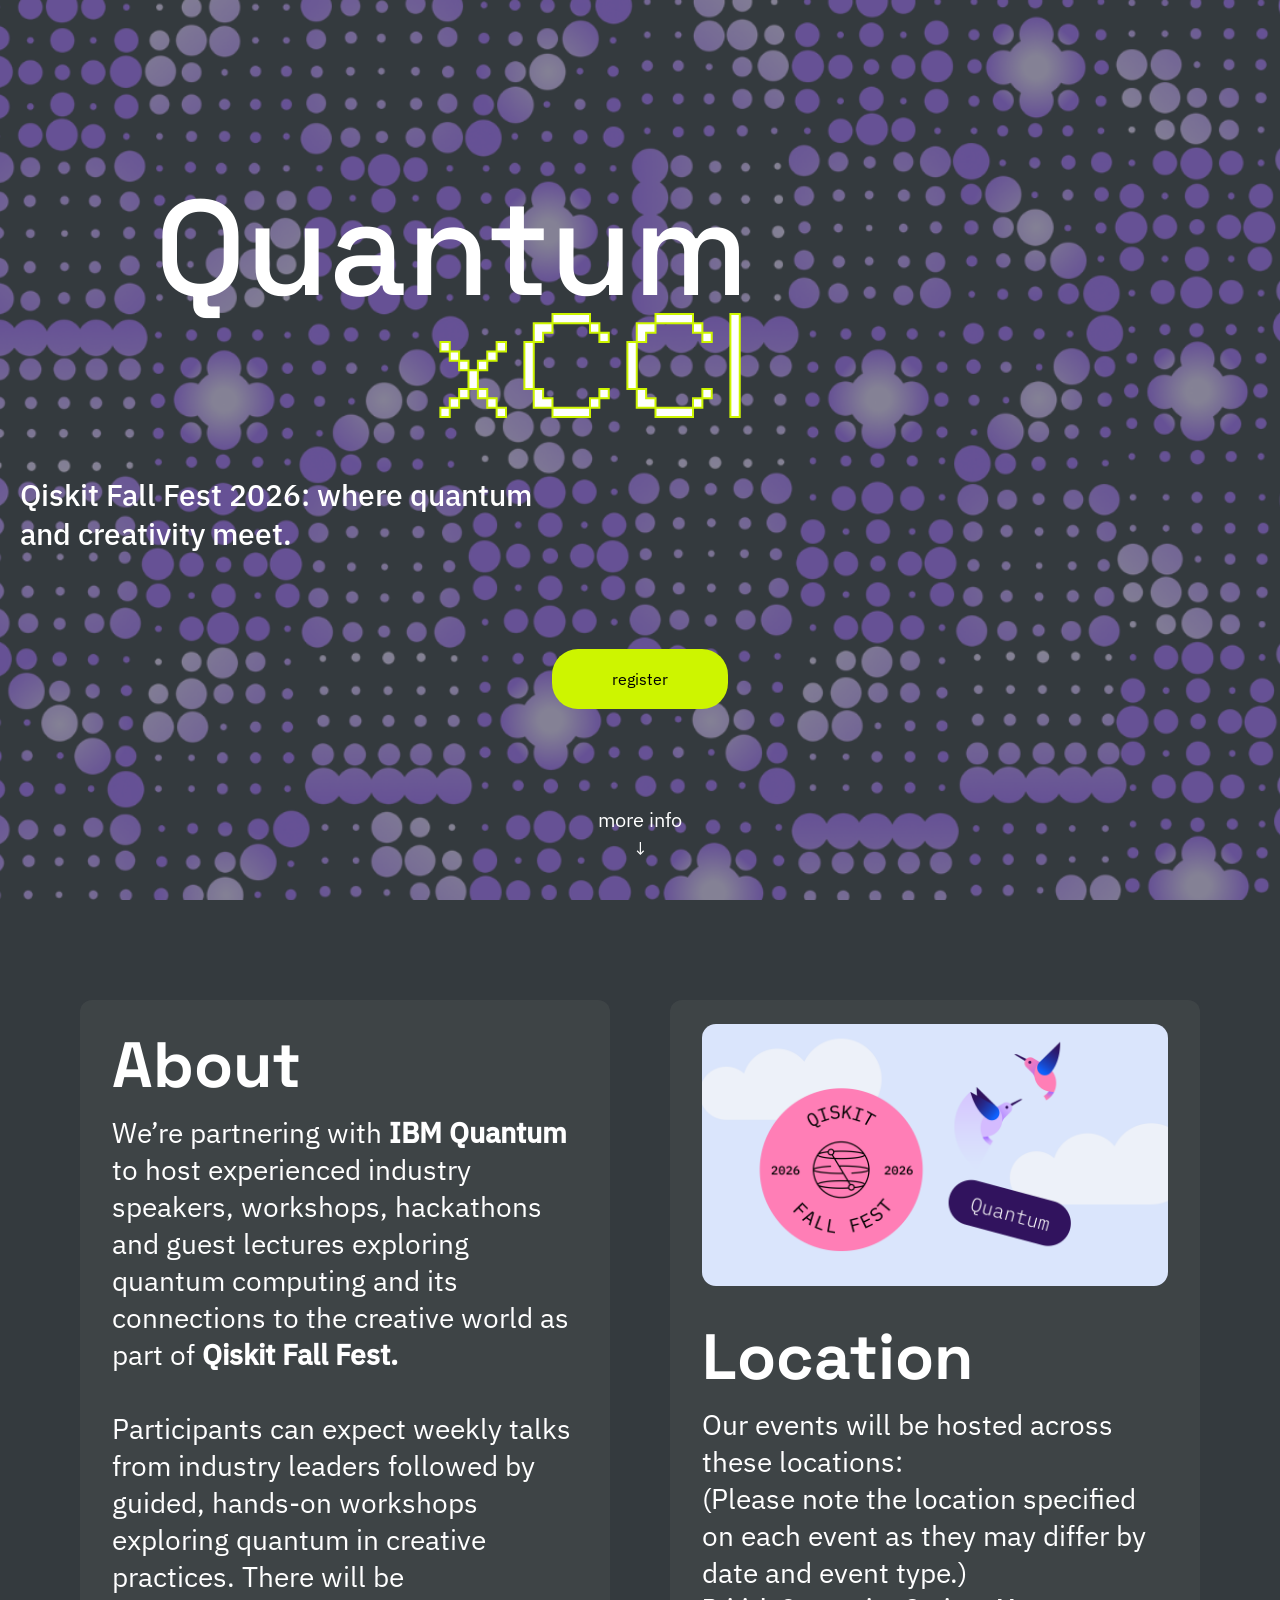
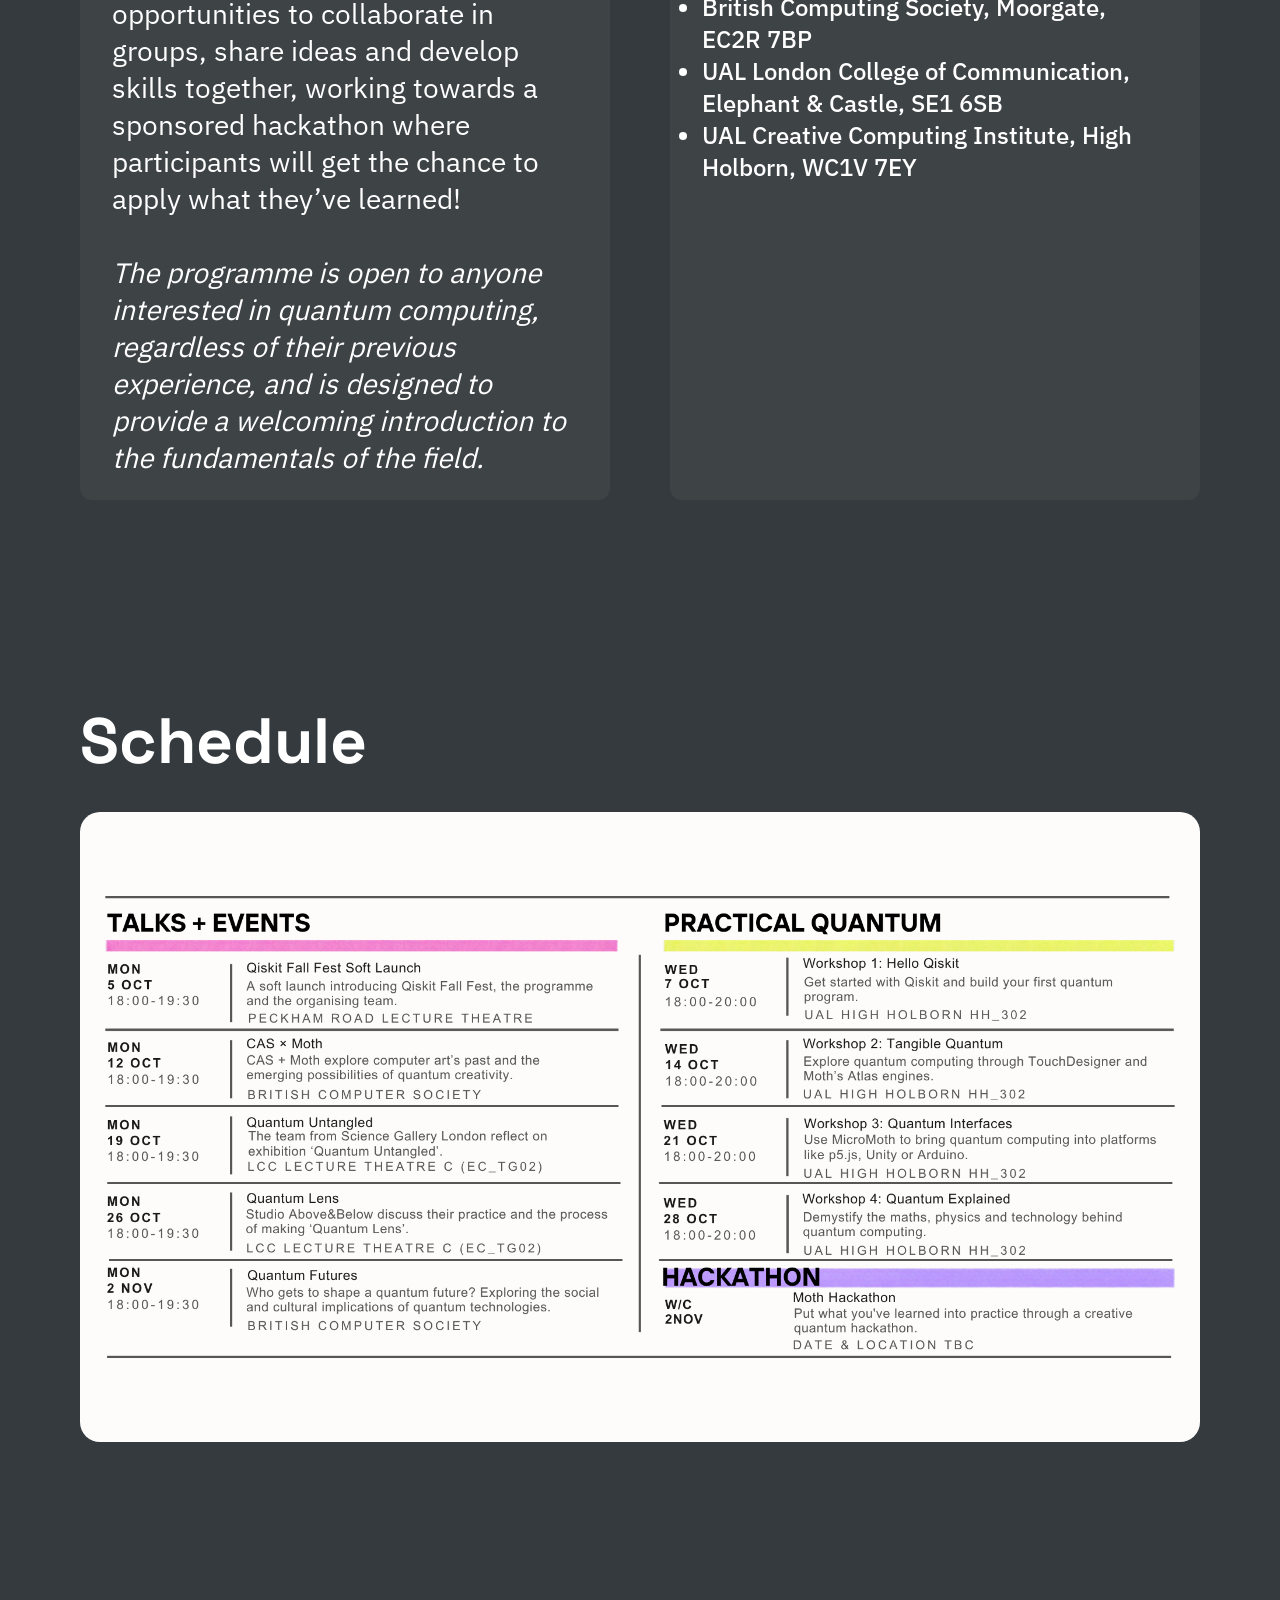
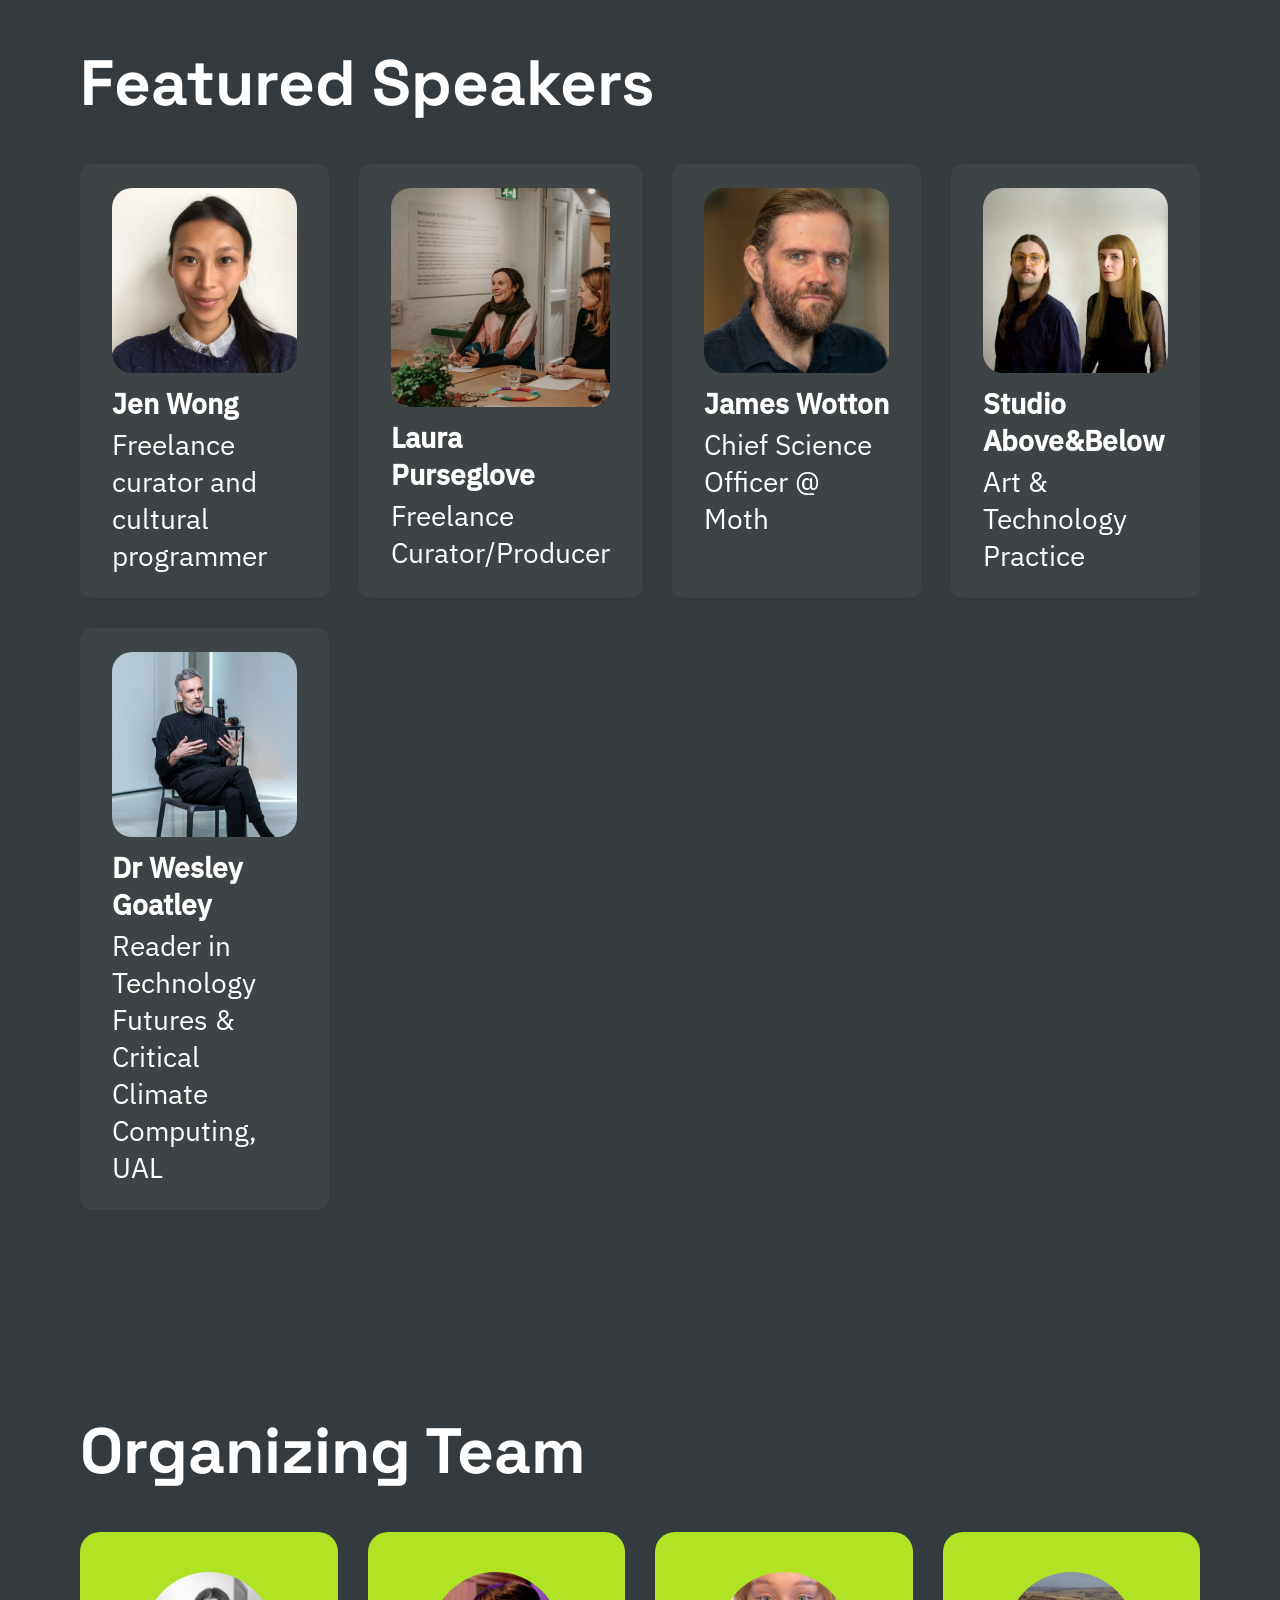
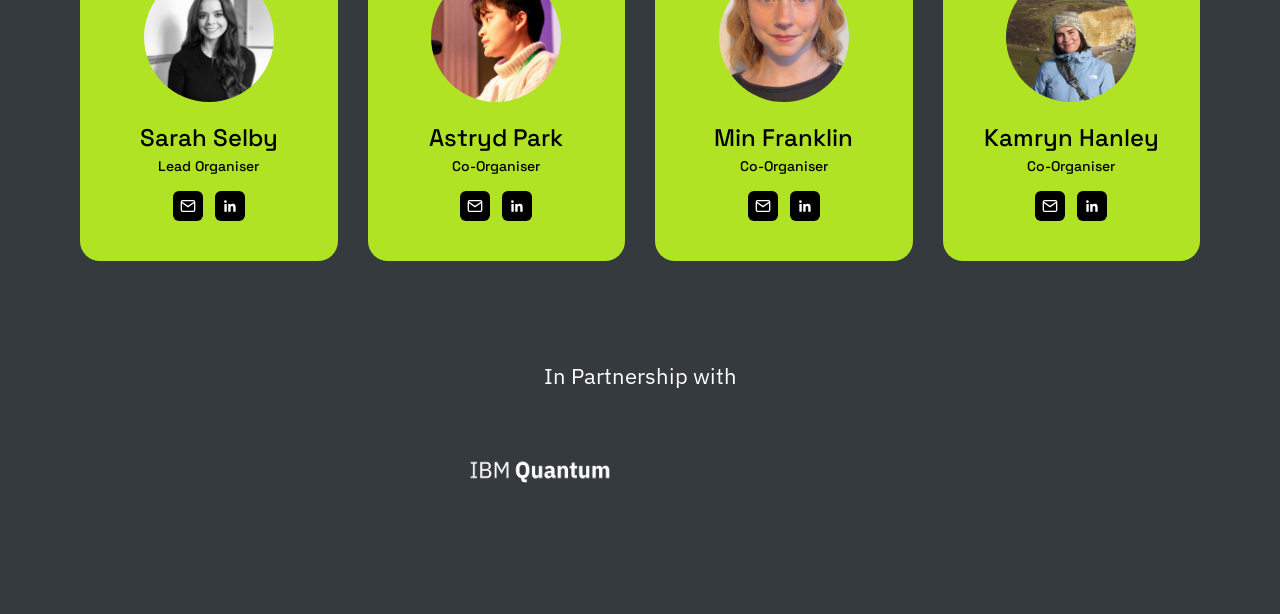
<file: index.html>
<!DOCTYPE html>
<html lang="en">
    <head>
        <meta charset="UTF-8" />
        <title>Qiskit Fall Fest @ CCI</title>
        <link rel="stylesheet" href="style.css" />
    </head>
        <body>
            <!-- comment test for github issues 08/10 -->
            <!-- Landing Page/title section ---------->
            <div class="background-wrapper"></div>
            <div class="page">
                <div class="content" id="title-page">
                    <div class=""title-row">
                        <h1>Quantum</h1>
                        <h2>xCCI</h2>
                    </div>  
                    <p class="subtext">Qiskit Fall Fest 2026: where quantum and creativity meet.</p>
                </div>
                <a href="links-page.html" class="register-btn">register</a>
                <a href="#more-info" class="more-info">
                    <span>more info</span>
                    <span class="arrow">&#8595;</span>
                </a>
            </div>

            <!-- About and Location Sections -------------------------->
            <section id="more-info" class="about-section">
                <div class="about-col">
                    <h4>About</h4>
                    <p class="section-subtext">We’re partnering with <b>IBM Quantum</b> to host  experienced industry speakers, workshops, hackathons and guest lectures exploring quantum computing
                         and its connections to the creative world as part of <b>Qiskit Fall Fest.</b>
                        <br>
                        <br>
                         Participants can expect weekly talks from industry leaders followed by guided, hands-on workshops exploring quantum in creative practices. There will be opportunities to collaborate in groups, 
                         share ideas and develop skills together, working towards a sponsored hackathon where participants will get the chance to apply what they’ve learned!
                         <br>
                         <br>
                         <i>The programme is open to anyone interested in quantum computing, regardless of their previous experience, and is designed to provide a welcoming introduction to the fundamentals of the field.</i>
                        </p>
                         
                </div>
                <div class="location-col">
                    <div class="image-qiskit">
                        <img src="assets/fall-fest.png" alt="Qiskit Fall Fest Graphic" />
                    </div>
                    <h4>Location</h4>
                    <p class="section-subtext">
                        Our events will be hosted across these locations:
                        <br>
                        (Please note the location specified on each event as they may differ by date and event type.)
                        <br>
                        <ul>
                            <li>British Computing Society, Moorgate, EC2R 7BP</li>
                            <li>UAL London College of Communication, Elephant & Castle, SE1 6SB</li>
                            <li>UAL Creative Computing Institute, High Holborn, WC1V 7EY</li>
                        </ul>
                    </p>
                </div>
            </section>

            <!-- Schedule Section ---------------------------------------->
            <section class="schedule-section">
                <h4>Schedule</h4>
                <div class="schedule-image">
                    <img src="assets/schedule-info.png" alt="Schedule Info" />
                </div>
            </section>

            <!-- Speakers Section ---------------------------------------->
            <section class="speakers-section">
                <h4>Featured Speakers</h4>
                <div class="speakers-grid">
                    <div class="speaker-card">
                        <div class="speaker-photo">
                            <a href="https://www.linkedin.com/in/jen-wong-65aa271a/">
                                <img src="assets/Jen_Wong.jpg" alt="Jen Wong" class="speaker-avatar"/>
                            </a>
                        </div>
                        <h5>Jen Wong</h5>
                        <p class="section-subtext">Freelance curator and cultural programmer</p>
                    </div>
                    <div class="speaker-card">
                        <div class="speaker-photo">
                            <a href="https://www.laurapurseglove.co.uk/">
                                <img src="assets/Laura-Purseglove.jpg" alt="Laura Purseglove" class="speaker-avatar"/>
                            </a>
                        </div>
                        <h5>Laura Purseglove</h5>
                        <p class="section-subtext">Freelance Curator/Producer</p>
                    </div>
                    <!-- <div class="speaker-card">
                        <div class="speaker-photo">
                            <svg xmlns="http://www.w3.org/2000/svg" height="64" viewBox="0 -960 960 960" width="64"><path d="M234-276q51-39 114-61.5T480-360q69 0 132 22.5T726-276q35-41 54.5-93T800-480q0-133-93.5-226.5T480-800q-133 0-226.5 93.5T160-480q0 59 19.5 111t54.5 93Zm246-164q-59 0-99.5-40.5T340-580q0-59 40.5-99.5T480-720q59 0 99.5 40.5T620-580q0 59-40.5 99.5T480-440Zm0 360q-83 0-156-31.5T197-197q-54-54-85.5-127T80-480q0-83 31.5-156T197-763q54-54 127-85.5T480-880q83 0 156 31.5T763-763q54 54 85.5 127T880-480q0 83-31.5 156T763-197q-54 54-127 85.5T480-80Zm0-80q60 0 113-20.5t97-57.5q-44-32-97-50t-113-18q-60 0-113 18t-97 50q44 37 97 57.5T480-160Zm0-360q26 0 43-17t17-43q0-26-17-43t-43-17q-26 0-43 17t-17 43q0 26 17 43t43 17Zm0-60Zm0 360Z"/></svg>
                        </div>
                        <h5>Robin Baumgarten</h5>
                        <p class="section-subtext">Hardware Designer</p>
                    </div> -->
                    <div class="speaker-card">
                        <div class="speaker-photo">
                            <a href="https://mothquantum.com/">
                                <img src="assets/James-W.jpg" alt="James Wotton" class="speaker-avatar"/>
                            </a>
                           
                        </div>
                        <h5>James Wotton</h5>
                        <p class="section-subtext">Chief Science Officer @ Moth</p>
                    </div>
                    <div class="speaker-card">
                        <div class="speaker-photo">
                            <a href="https://www.studioaboveandbelow.com/">
                                <img src='assets/above&below.png' alt="Daria and Perry-James" class="speaker-avatar"/>
                            </a>
                        </div>
                        <h5>Studio Above&Below</h5>
                        <p class="section-subtext">Art & Technology Practice</p>
                    </div>
                    <div class="speaker-card">
                        <div class="speaker-photo">
                            <a href="https://www.wesleygoatley.com/">
                                <img src='assets/wg_press.jpeg' alt="Dr Wesley Goatley" class="speaker-avatar"/>
                            </a>
                        </div>
                        <h5>Dr Wesley Goatley</h5>
                        <p class="section-subtext">Reader in Technology Futures & Critical Climate Computing, UAL</p>
                    </div>
                </div>
            </section>

            <!-- Organizing Team Section ------------------------------->
            <section class="team-section">
                <h4>Organizing Team</h4>
                <div class="team-grid">
                    <div class="team-card">
                        <img src="assets/SarahS.jpg" alt="Sarah Selby" class="team-avatar"/>
                        <h5>Sarah Selby</h5>
                        <p class="team-role">Lead Organiser</p>
                        <div class="team-icons">
                            <a href="mailto:s.l.cook@arts.ac.uk" class="icon-btn" aria-label="Email">
                                <svg xmlns="http://www.w3.org/2000/svg" width="16" height="16" viewBox="0 0 24 24" fill="none" stroke="#fff" stroke-width="2"><rect x="2" y="4" width="20" height="16" rx="2"/><path d="m22 6-10 7L2 6"/></svg>
                            </a>
                            <a href="https://www.linkedin.com/in/sarah-selby-63324592/" class="icon-btn" aria-label="LinkedIn">
                                <svg xmlns="http://www.w3.org/2000/svg" width="16" height="16" viewBox="0 0 24 24" fill="#fff"><path d="M20.45 20.45h-3.56v-5.57c0-1.33-.02-3.04-1.85-3.04-1.85 0-2.14 1.45-2.14 2.94v5.67H9.34V9h3.41v1.56h.05c.48-.9 1.64-1.85 3.38-1.85 3.6 0 4.27 2.37 4.27 5.46v6.28ZM5.34 7.43a2.07 2.07 0 1 1 0-4.13 2.07 2.07 0 0 1 0 4.13ZM7.12 20.45H3.56V9h3.56v11.45Z"/></svg>
                            </a>
                        </div>
                    </div>
                    <div class="team-card">
                        <img src="assets/AstrydP.jpg" alt="Astryd Park" class="team-avatar"/>
                        <h5>Astryd Park</h5>
                        <p class="team-role">Co-Organiser</p>
                        <div class="team-icons">
                            <a href="mailto:a.park@arts.ac.uk" class="icon-btn" aria-label="Email">
                                <svg xmlns="http://www.w3.org/2000/svg" width="16" height="16" viewBox="0 0 24 24" fill="none" stroke="#fff" stroke-width="2"><rect x="2" y="4" width="20" height="16" rx="2"/><path d="m22 6-10 7L2 6"/></svg>
                            </a>
                            <a href="https://www.linkedin.com/in/astrydpark/" class="icon-btn" aria-label="LinkedIn">
                                <svg xmlns="http://www.w3.org/2000/svg" width="16" height="16" viewBox="0 0 24 24" fill="#fff"><path d="M20.45 20.45h-3.56v-5.57c0-1.33-.02-3.04-1.85-3.04-1.85 0-2.14 1.45-2.14 2.94v5.67H9.34V9h3.41v1.56h.05c.48-.9 1.64-1.85 3.38-1.85 3.6 0 4.27 2.37 4.27 5.46v6.28ZM5.34 7.43a2.07 2.07 0 1 1 0-4.13 2.07 2.07 0 0 1 0 4.13ZM7.12 20.45H3.56V9h3.56v11.45Z"/></svg>
                            </a>
                        </div>
                    </div>
                    <div class="team-card">
                        <img src="assets/MinF.JPG" alt="Min Franklin" class="team-avatar"/> 
                        <h5>Min Franklin</h5>
                        <p class="team-role">Co-Organiser</p>
                        <div class="team-icons">
                            <a href="mailto:j.franklin0520241@arts.ac.uk" class="icon-btn" aria-label="Email">
                                <svg xmlns="http://www.w3.org/2000/svg" width="16" height="16" viewBox="0 0 24 24" fill="none" stroke="#fff" stroke-width="2"><rect x="2" y="4" width="20" height="16" rx="2"/><path d="m22 6-10 7L2 6"/></svg>
                            </a>
                            <a href="#" class="icon-btn" aria-label="LinkedIn">
                                <svg xmlns="http://www.w3.org/2000/svg" width="16" height="16" viewBox="0 0 24 24" fill="#fff"><path d="M20.45 20.45h-3.56v-5.57c0-1.33-.02-3.04-1.85-3.04-1.85 0-2.14 1.45-2.14 2.94v5.67H9.34V9h3.41v1.56h.05c.48-.9 1.64-1.85 3.38-1.85 3.6 0 4.27 2.37 4.27 5.46v6.28ZM5.34 7.43a2.07 2.07 0 1 1 0-4.13 2.07 2.07 0 0 1 0 4.13ZM7.12 20.45H3.56V9h3.56v11.45Z"/></svg>
                            </a>
                        </div>
                    </div>
                    <div class="team-card">
                        <img src="assets/KamH.JPEG" alt="Kamryn Hanley" class="team-avatar"/> 
                        <h5>Kamryn Hanley</h5>
                        <p class="team-role">Co-Organiser</p>
                        <div class="team-icons">
                            <a href="mailto:k.hanley0220231@arts.ac.uk" class="icon-btn" aria-label="Email">
                                <svg xmlns="http://www.w3.org/2000/svg" width="16" height="16" viewBox="0 0 24 24" fill="none" stroke="#fff" stroke-width="2"><rect x="2" y="4" width="20" height="16" rx="2"/><path d="m22 6-10 7L2 6"/></svg>
                            </a>
                            <a href="https://www.linkedin.com/in/kamryn-hanley/" class="icon-btn" aria-label="LinkedIn">
                                <svg xmlns="http://www.w3.org/2000/svg" width="16" height="16" viewBox="0 0 24 24" fill="#fff"><path d="M20.45 20.45h-3.56v-5.57c0-1.33-.02-3.04-1.85-3.04-1.85 0-2.14 1.45-2.14 2.94v5.67H9.34V9h3.41v1.56h.05c.48-.9 1.64-1.85 3.38-1.85 3.6 0 4.27 2.37 4.27 5.46v6.28ZM5.34 7.43a2.07 2.07 0 1 1 0-4.13 2.07 2.07 0 0 1 0 4.13ZM7.12 20.45H3.56V9h3.56v11.45Z"/></svg>
                            </a>
                        </div>
                    </div>
                </div>

                <!-- Partners/Sponsors Section ---------------------------------------->
                <p class="partnership-heading">In Partnership with</p>
                <div class="partners-row">
                    <div class="partner-circle">
                        <img src="assets/IBM-Quan-White.png"/>
                    </div>
                    <div class="partner-circle"></div>
                    <div class="partner-circle"></div>
                    <div class="partner-circle"></div>
                    <div class="partner-circle"></div>
                </div>
            </section>


        </body>
</html>
</file>
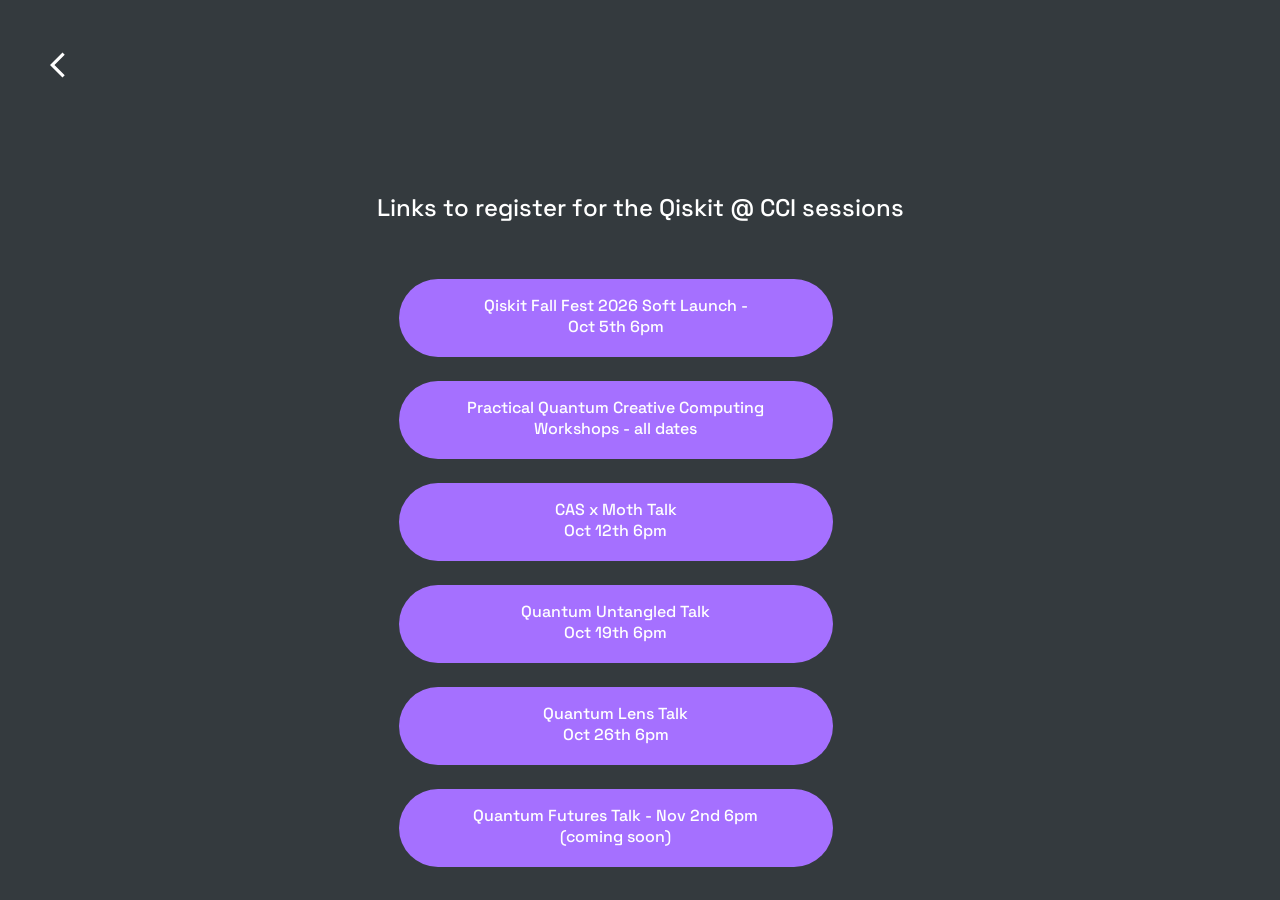
<file: links-page.html>
<!DOCTYPE html>
<html lang="en">
    <head>
        <meta charset="UTF-8">
        <meta name="viewport" content="width=device-width, initial-scale=1.0">
        <title>Register for Qiskit at CCI</title>
        <link rel="stylesheet" href="style.css">
    </head>
    <body>
        <div class="back-btn">  
            <a href="index.html" class="back-link">
                <img src="assets/arrow-back.svg" alt="Back Arrow" class="back-arrow">
            </a>
        
        </div>
        <div class="links-section">
            <h6>Links to register for the Qiskit @ CCI sessions</h6>
            <div class="link-list">
                <a href="https://www.eventbrite.co.uk/e/qiskit-fall-fest-2026-soft-launch-tickets-2002715240195" class="link-pill">Qiskit Fall Fest 2026 Soft Launch - <br> Oct 5th 6pm</a>
                <a href="https://www.eventbrite.co.uk/e/practical-quantum-creative-computing-workshops-tickets-2002720185988" class="link-pill">Practical Quantum Creative Computing Workshops - all dates</a>
                <a href="https://computer-arts-society.com/events/cas-x-moth-2026.html" class="link-pill">CAS x Moth Talk<br>Oct 12th 6pm</a>
                <a href="https://www.eventbrite.co.uk/e/quantum-untangled-behind-the-exhibition-tickets-2002727307288" class="link-pill">Quantum Untangled Talk<br>Oct 19th 6pm</a>
                <a href="https://www.eventbrite.co.uk/e/2002735603101?aff=oddtdtcreator" class="link-pill">Quantum Lens Talk<br>Oct 26th 6pm</a>
                <a href="#" class="link-pill">Quantum Futures Talk - Nov 2nd 6pm <br>(coming soon)</a>
            </div>
        </div>
    </body>
</html>

<!-- link for quantum untangled, when ready to use: https://www.eventbrite.co.uk/e/quantum-untangled-behind-the-exhibition-tickets-2002727307288?aff=oddtdtcreator -->
 <!-- link for quantum lens, when ready to use: https://www.eventbrite.co.uk/e/artist-talk-quantum-lens-tickets-2002735603101?aff=oddtdtcreator -->
</file>
<file: style.css>
* {
    margin: 0;
    padding: 0;
    box-sizing: border-box;
}

@font-face {
  font-family: 'Space Grotesk';
  src: url('fonts/Space_Grotesk/static/SpaceGrotesk-Medium.ttf') format('truetype');
  font-weight: 500;
  font-style: normal;
}

@font-face {
  font-family: 'Space Grotesk Bold';
  src: url('fonts/Space_Grotesk/static/SpaceGrotesk-Bold.ttf') format('truetype');
  font-weight: 700;
  font-style: normal;
}


@font-face {
    font-family: IBM Plex Sans;
    src: url(fonts/IBM_Plex_Sans/static/IBMPlexSans-Medium.ttf) format('truetype');
    font-style: normal;
    font-weight: 500;
}

@font-face {
    font-family: IBM Plex Sans;
    src: url(fonts/IBM_Plex_Sans/static/IBMPlexSans-Regular.ttf) format('truetype');
    font-style: normal;
    font-weight: 400;
}

@font-face {
    font-family: Chonky Pixels;
    src: url(fonts/ChonkyPixels.ttf) format('truetype');
    font-style: normal;
    font-weight: 500;
}

@font-face {
    font-family: Special Gothic Expanded;
    src: url(/fonts/Special_Gothic_Expanded_One/SpecialGothicExpandedOne-Regular.ttf) format('truetype');
    font-style: normal;
    font-weight: 400;
}

.background-wrapper {
  position: fixed;
  top: 0;
  left: 0;
  width: 100%;
  height: 100%;
  background-image: url('assets/quantum-patt.png');
  opacity: 0.45;
  background-size: cover;
  background-position: center;
  background-repeat: no-repeat;
  z-index: -1;
}
 
body {
    font-family: "Space Grotesk Medium", sans-serif;
    background: #343A3E;
}

.page {
    min-height: 100vh;
    display: flex;
    flex-direction: column;
    align-items: stretch;
    justify-content: center;
    text-align: left;
    position: relative;
    padding: 40px 20px;
}

#title-page {
  display: flex;
  flex-direction: row;
  justify-content: space-between;
  align-items: center;
  flex-wrap: wrap;
  gap: 2rem;
  text-align: left; /* override any center alignment you have */
}

.title-row {
  display: flex;
  flex-direction: column;
  align-items: flex-start;
}

.title-row h1,
.title-row h2,
.title-row h3 {
  margin: 0;
  text-align: left;
}

 
.content {
    display: flex;
    flex-direction: column;
    align-items: center;
}
 
h1 {
    color: #FFF;
    text-align: right;
    font-family: "Space Grotesk", sans-serif;
    font-size: 135px;
    font-style: normal;
    font-weight: 500;
    line-height: 0.85;
    margin-left: 135px;
}

h2 {
    color: #FFF;
    text-align: right;
    -webkit-text-stroke-width: 2px;
    -webkit-text-stroke-color: #CDF500;
    font-family: "Chonky Pixels", sans-serif;
    font-size: 150px;
    font-style: normal;
    font-weight: 500;
    line-height: 0.85;
    margin-left: 135px;
    margin-top: 10px;
}

h3 {
    color: #FFF;
    text-align: right;
    -webkit-text-stroke-width: 2px;
    -webkit-text-stroke-color: #CDF500;
    font-family: "Chonky Pixels", sans-serif;
    font-size: 145px;
    font-style: normal;
    font-weight: 500;
    line-height: normal;
    margin-top: 5px;
}
 
.subtext {
    color: #FFF;
    font-family: 'IBM Plex Sans', sans-serif;
    font-size: 30px;
    font-style: normal;
    font-weight: 500;
    line-height: normal;
    max-width: 550px;
    text-align: left;
    margin: 0;
}
 
.register-btn {
    display: inline-block;
    align-self: center;
    margin-top: 96px;
    padding: 20px 60px;
    background-color: #CDF500;
    color: #000;
    text-decoration: none;
    font-family: 'IBM Plex Sans', sans-serif;
    font-weight: 400;
    font-size: 16px;
    border-radius: 26px;
    transition: background-color 0.2s ease;
}
 
.register-btn:hover {
    background-color: #b0e323;
}
 
.more-info {
    position: absolute;
    bottom: 40px;
    left: 50%;
    transform: translateX(-50%);
    color: #FFF;
    text-decoration: none;
    font-family: IBM Plex Sans;
    font-size: 20px;
    display: flex;
    flex-direction: column;
    align-items: center;
    gap: 4px;
}
 
.arrow {
    font-size: 18px;
}

.about-section {
    display: flex;
    flex-wrap: wrap;
    justify-content: space-between;
    gap: 60px;
    padding: 100px 80px;
    min-height: 100vh;
}
 
.about-col,
.location-col {
    flex: 1 1 400px;
    background: rgba(71, 75, 78, 0.60); /* dark, translucent */
    padding: 1.5rem 2rem;
    border-radius: 12px;
}
 
.about-section h4 {
    color: #FFF;
    font-family: Space Grotesk Bold;
    font-size: 64px;
    line-height: normal;
    margin: 0;
    text-align: left;
}
 
.section-subtext {
    color: #FFF;
    font-family: IBM Plex Sans;
    font-size: 28px;
    font-weight: 400;
    line-height: normal;
    margin-top: 8px;
    text-align: left;
}

ul {
    font-family: IBM Plex Sans;
    color: #FFF;
    font-size: 24px;
    font-weight: 500;
}
 
.location-col {
    display: flex;
    flex-direction: column;
}
 
.image-qiskit img {
    width: 100%;
    max-width: 700px;
    aspect-ratio: 16 / 9;
    display: flex;
    border-radius: 14px;
    align-items: center;
    justify-content: center;
    margin-bottom: 30px;
}
 

/* Schedule section */
.schedule-section {
    padding: 100px 80px;
}
 
.schedule-section h4 {
    color: #FFF;
    font-family: Space Grotesk Bold;
    font-size: 64px;
    font-weight: 700;
    line-height: normal;
    margin: 0 0 30px 0;
    text-align: left;
}
 
.schedule-image img{
    width: 100%;
    height: 100%;
    border-radius: 20px;
    background-color: #d9d9d9;
    display: flex;
    align-items: center;
    justify-content: center;
}
 
 
/* Featured Speakers section */
.speakers-section {
    padding: 100px 80px;
    min-height: 100vh;
}
 
.speakers-section p {
    color: #FFF;
    font-family: IBM Plex Sans;
    font-size: 28px;
    font-weight: 400;
    line-height: normal;
    margin-top: 8px;
    text-align: left;
}

.speakers-section h4 {
    color: #FFF;
    font-family: Space Grotesk Bold;
    font-size: 64px;
    font-weight: 700;
    line-height: normal;
    margin: 0 0 40px 0;
    text-align: left;
}
 
.speakers-grid {
    display: grid;
    grid-template-columns: repeat(4, 1fr);
    gap: 30px;
}
 
.speaker-avatar {
    width: 100%;
    aspect-ratio: 1 / 1;
    border-radius: 20px;
    /* padding: 40px 20px; */
    background-color: #d9d9d9;
    display: flex;
    align-items: center;
    justify-content: center;
    margin-bottom: 12px;
    object-fit: cover;       /* crops the image to fill the circle, no distortion */
    object-position: center;
}
 
.speaker-card {
    flex: 1 1 400px;
    background: rgba(71, 75, 78, 0.60); /* dark, translucent */
    padding: 1.5rem 2rem;
    border-radius: 12px;
}

.speaker-card h5 {
    color: #FFF;
    font-family: IBM Plex Sans;
    font-size: 28px;
    font-weight: 600;
    line-height: normal;
    margin: 0;
    text-align: left;
}
 
.speaker-card .section-subtext {
    margin-top: 4px;
}
 
@media (max-width: 900px) {
    .speakers-grid {
        grid-template-columns: repeat(1, 1fr);
        
    }
    .speaker-avatar {
        width: 100%;

    }
}
 
@media (max-width: 500px) {
    .speakers-grid {
        grid-template-columns: 1fr;
    }
    .speaker-avatar {
        width: 100%;
    }
}

/* Organizing Team section */
.team-section {
    padding: 100px 80px;
    min-height: 100vh;
}
 
.team-section h4 {
    color: #FFF;
    font-family: Space Grotesk Bold;
    font-size: 64px;
    font-weight: 700;
    line-height: normal;
    margin: 0 0 40px 0;
    text-align: left;
}
 
.team-grid {
    display: grid;
    grid-template-columns: repeat(4, 1fr);
    gap: 30px;
    margin-bottom: 100px;
}
 
.team-card {
    background-color: #b0e323;
    border-radius: 20px;
    padding: 40px 20px;
    display: flex;
    flex-direction: column;
    align-items: center;
    text-align: center;
}
 
.team-avatar {
    width: 130px;
    height: 130px;
    border-radius: 50%;
    background-color: #888;
    margin-bottom: 20px;
    object-fit: cover;       /* crops the image to fill the circle, no distortion */
    object-position: center;
}


 
.team-card h5 {
    color: #000;
    font-family: Space Grotesk;
    font-size: 24px;
    font-weight: 400;
    line-height: normal;
    margin: 0;
}
 
.team-role {
    color: #000;
    font-family: Space Grotesk;
    font-size: 14px;
    font-weight: 400;
    line-height: normal;
    margin-top: 4px;
}
 
.team-icons {
    display: flex;
    gap: 12px;
    margin-top: 16px;
}
 
.icon-btn {
    width: 30px;
    height: 30px;
    background-color: #000;
    border-radius: 6px;
    display: flex;
    align-items: center;
    justify-content: center;
    text-decoration: none;
}
 
.partnership-heading {
    color: #fff;
    font-family: IBM Plex Sans;
    font-size: 22px;
    font-weight: 400;
    line-height: normal;
    text-align: center;
    margin-bottom: 40px;
}
 
.partners-row {
    display: flex;
    justify-content: center;
    gap: 50px;
    flex-wrap: wrap;
}
 
.partner-circle img {
    width: 200px;
    height: 80px;
}

/* Links Page */
.back-btn {
    padding: 10px;
    top: 40px;
    left: 40px;
    position: absolute;
}

.back-arrow {
    height: 30px;
    width: 30px;
}

.links-section {
    display: flex;
    flex-direction: column;
    align-items: center;   /* centers the heading and the list horizontally */
    text-align: center;
    padding-top: 12rem;
}

.links-section h6{
    color: #FFF;
    font-family: Space Grotesk;
    font-size: 24px;
    font-weight: 500;
    line-height: normal;
    margin-bottom: 2rem;
}

.link-pill {
    display: block;
    width: 482px;
    height: 78px;
    max-width: 90%;
    padding: 1rem 2rem;
    margin: 1.5rem 0;
    background: #A570FF;
    border-radius: 999px;
    text-decoration: none;
    font-family: Space Grotesk;
    font-weight: 300;
    font-size: 16px;
    color: #FFF;
}

.link-pill:hover {
    background-color: #8a4ed1;
}
 
@media (max-width: 900px) {
    .team-grid {
        grid-template-columns: repeat(2, 1fr);
    }
}
 
@media (max-width: 500px) {
    .team-grid {
        grid-template-columns: 1fr;
    }
}
</file>
